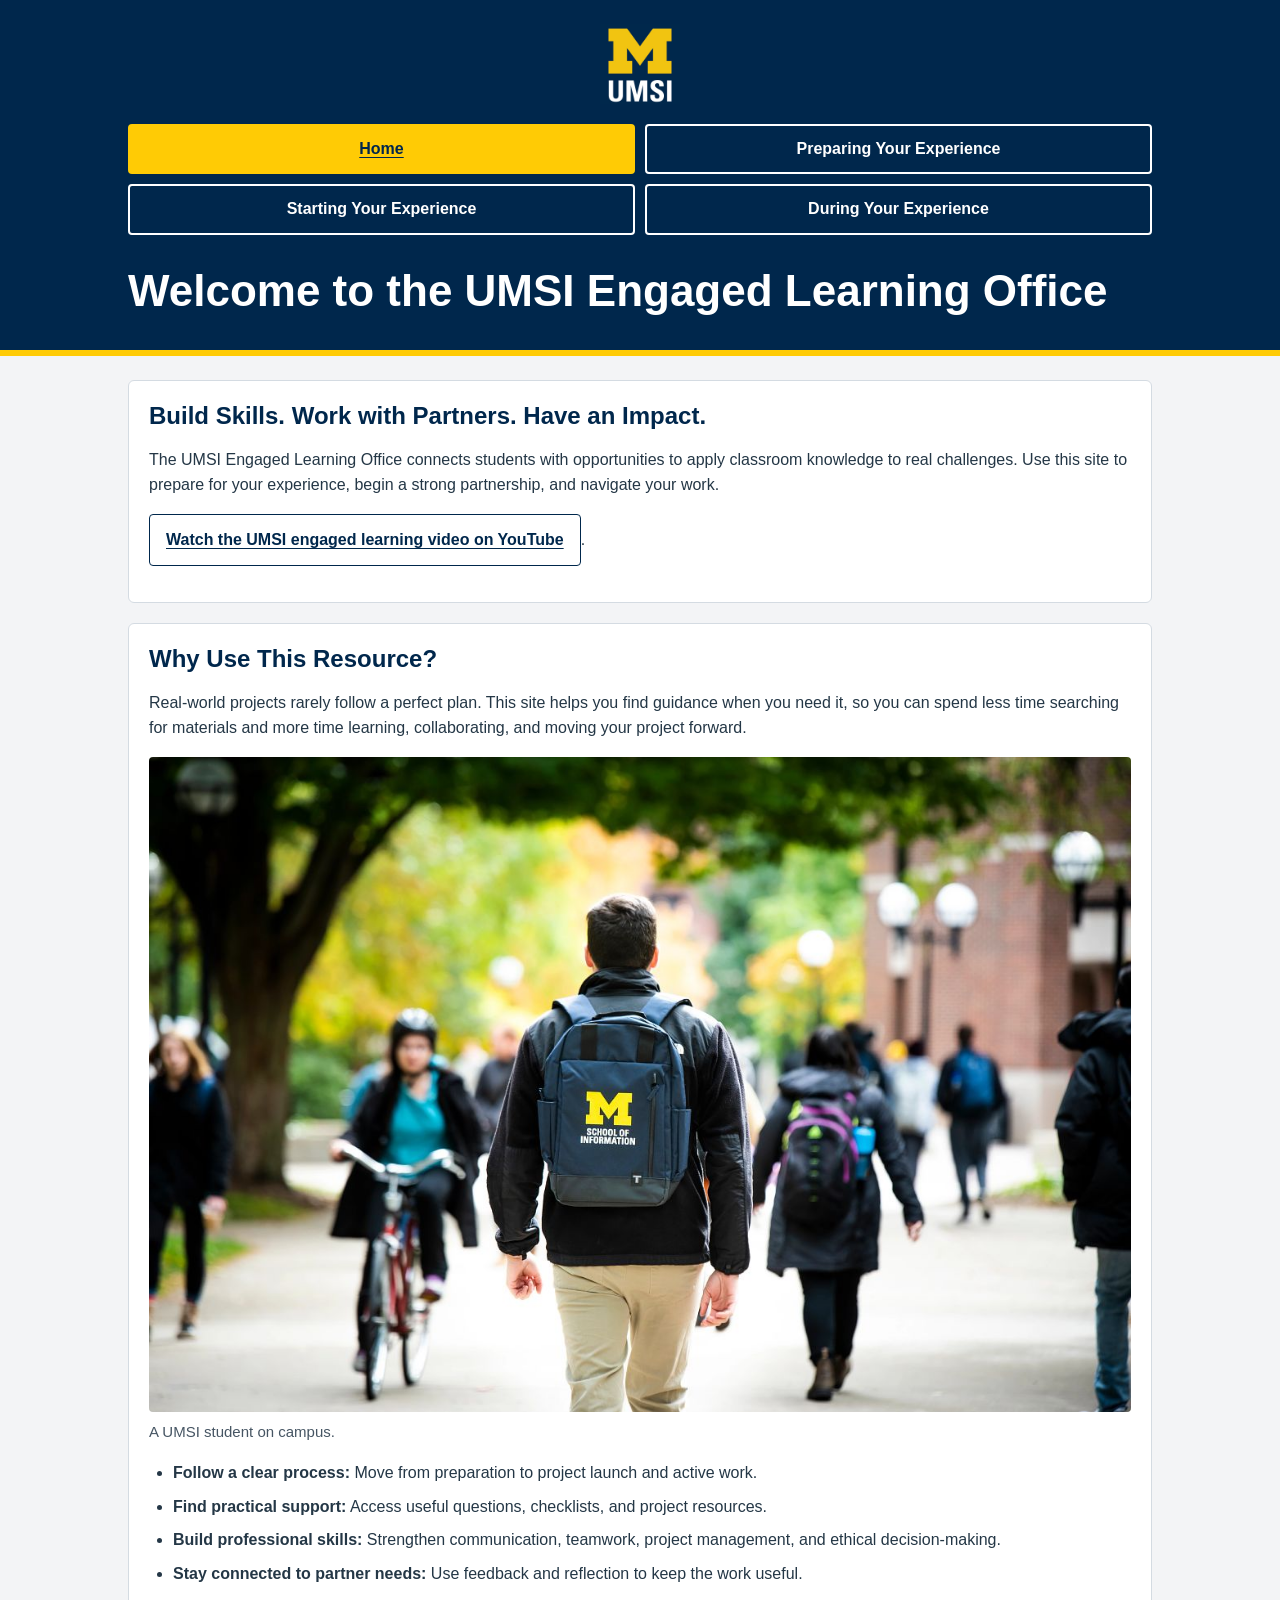
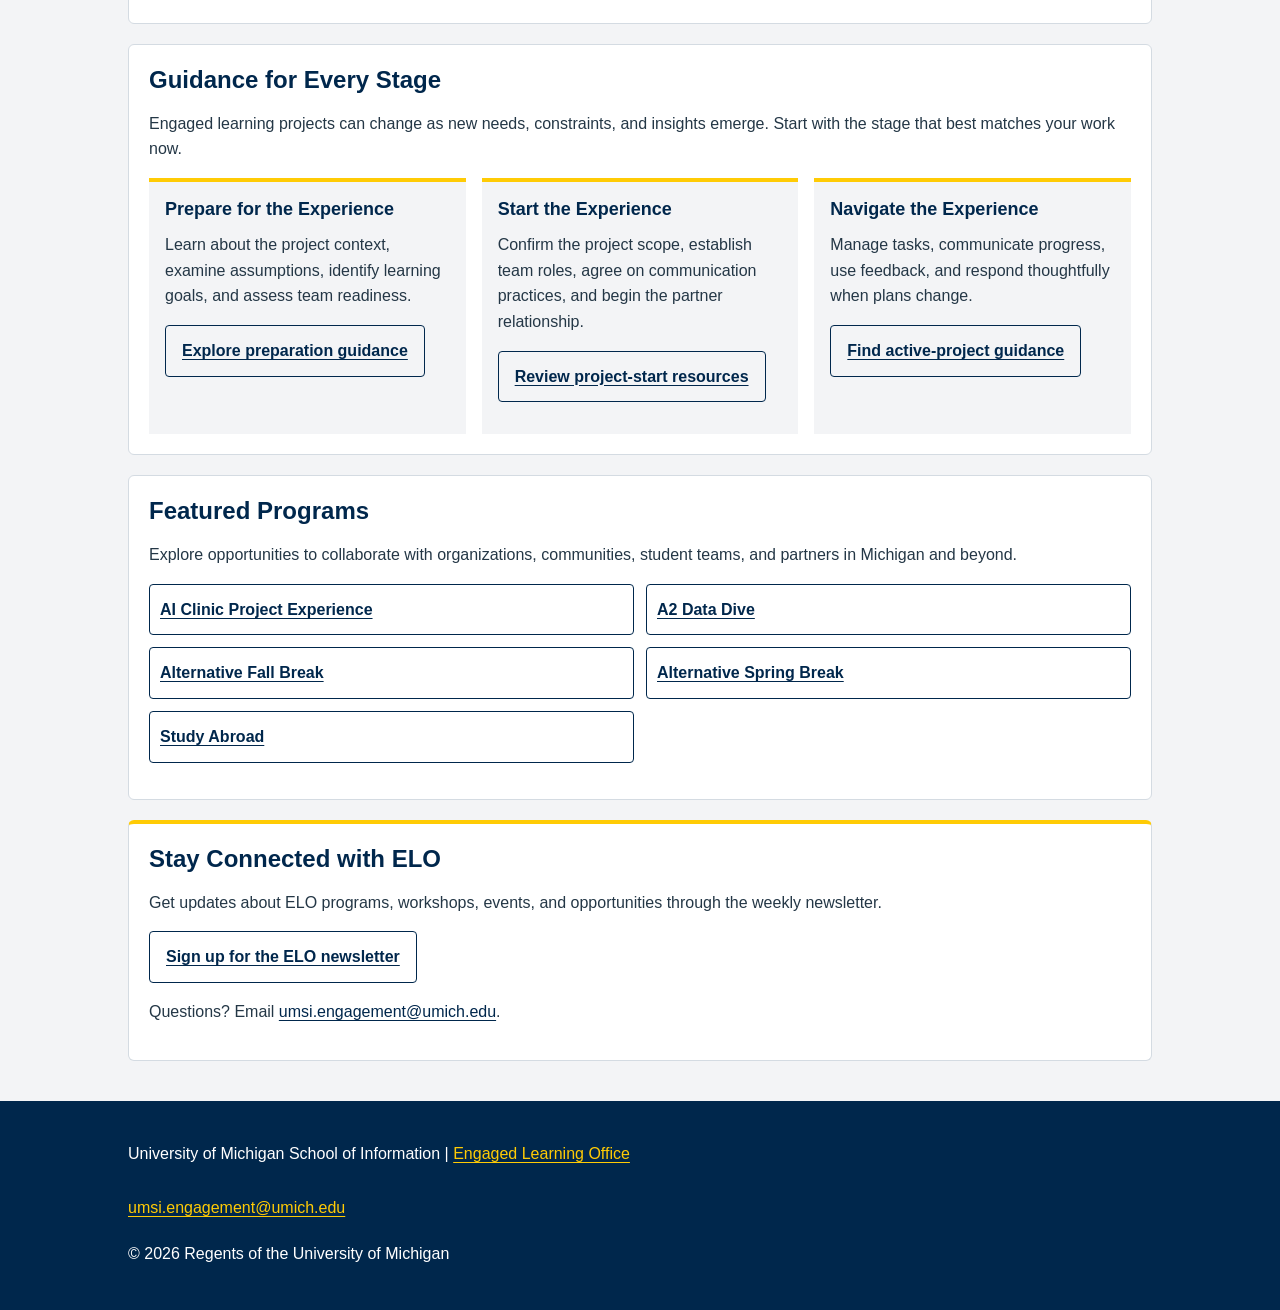
<file: index.html>
<!DOCTYPE html>
<html lang="en">
<head>
    <meta charset="UTF-8">
    <meta name="viewport" content="width=device-width, initial-scale=1.0">
    <title>Engaged Learning Resources | UMSI</title>
    <link rel="stylesheet" href="css/html5reset.css">
    <link rel="stylesheet" href="css/style.css">
</head>
<body>
    <header>
        <a class="skip-link" href="#main">Skip to Main Content</a>
        <img src="images/UMSI_signature_vertical_informal_solidblue.jpg" alt="University of Michigan School of Information logo" width="400" height="400">
        <nav aria-label="Primary navigation">
            <ul>
                <li><a href="index.html" aria-current="page">Home</a></li>
                <li><a href="prep.html">Preparing Your Experience</a></li>
                <li><a href="starting.html">Starting Your Experience</a></li>
                <li><a href="during.html">During Your Experience</a></li>
            </ul>
        </nav>
        <h1>Welcome to the UMSI Engaged Learning Office</h1>
    </header>

    <main id="main" tabindex="-1">
        <section>
            <h2>Build Skills. Work with Partners. Have an Impact.</h2>
            <p>The UMSI Engaged Learning Office connects students with opportunities to apply classroom knowledge to real challenges. Use this site to prepare for your experience, begin a strong partnership, and navigate your work.</p>
            <p><a class="primary-link" href="https://www.youtube.com/watch?v=81ZO9RfIJEQ">Watch the UMSI engaged learning video on YouTube</a>.</p>
        </section>

        <section>
            <h2>Why Use This Resource?</h2>
            <p>Real-world projects rarely follow a perfect plan. This site helps you find guidance when you need it, so you can spend less time searching for materials and more time learning, collaborating, and moving your project forward.</p>
            <figure>
                <img src="images/UMSI_CampusFall_UMSIBackpack_02.jpg" alt="A student wearing a UMSI backpack walks through campus in the fall" width="1200" height="801">
                <figcaption>A UMSI student on campus.</figcaption>
            </figure>
            <ul>
                <li><strong>Follow a clear process:</strong> Move from preparation to project launch and active work.</li>
                <li><strong>Find practical support:</strong> Access useful questions, checklists, and project resources.</li>
                <li><strong>Build professional skills:</strong> Strengthen communication, teamwork, project management, and ethical decision-making.</li>
                <li><strong>Stay connected to partner needs:</strong> Use feedback and reflection to keep the work useful.</li>
            </ul>
        </section>

        <section class="article-grid">
            <h2>Guidance for Every Stage</h2>
            <p>Engaged learning projects can change as new needs, constraints, and insights emerge. Start with the stage that best matches your work now.</p>

            <article>
                <h3>Prepare for the Experience</h3>
                <p>Learn about the project context, examine assumptions, identify learning goals, and assess team readiness.</p>
                <p><a class="primary-link" href="prep.html">Explore preparation guidance</a></p>
            </article>

            <article>
                <h3>Start the Experience</h3>
                <p>Confirm the project scope, establish team roles, agree on communication practices, and begin the partner relationship.</p>
                <p><a class="primary-link" href="starting.html">Review project-start resources</a></p>
            </article>

            <article>
                <h3>Navigate the Experience</h3>
                <p>Manage tasks, communicate progress, use feedback, and respond thoughtfully when plans change.</p>
                <p><a class="primary-link" href="during.html">Find active-project guidance</a></p>
            </article>
        </section>

        <section>
            <h2>Featured Programs</h2>
            <p>Explore opportunities to collaborate with organizations, communities, student teams, and partners in Michigan and beyond.</p>
            <ul class="resource-list compact-grid">
                <li><a href="https://mcompass.umich.edu/_portal/tds-program-brochure?programid=12810">AI Clinic Project Experience</a></li>
                <li><a href="https://mcompass.umich.edu/_portal/tds-program-brochure?programid=12556">A2 Data Dive</a></li>
                <li><a href="https://mcompass.umich.edu/_portal/tds-program-brochure?programid=11297">Alternative Fall Break</a></li>
                <li><a href="https://mcompass.umich.edu/_portal/tds-program-brochure?programid=10621">Alternative Spring Break</a></li>
                <li><a href="https://www.si.umich.edu/student-life/study-abroad">Study Abroad</a></li>
            </ul>
        </section>

        <aside>
            <h2>Stay Connected with ELO</h2>
            <p>Get updates about ELO programs, workshops, events, and opportunities through the weekly newsletter.</p>
            <p><a class="primary-link" href="https://umsi.info/elo-newsletter">Sign up for the ELO newsletter</a></p>
            <p>Questions? Email <a href="mailto:umsi.engagement@umich.edu">umsi.engagement@umich.edu</a>.</p>
        </aside>

        <!--
            Source: course-provided starter code and content,
            https://github.com/UMSIComplexWebDesign/client_project_starter_f26
            HTML content and structure revised with assistance from OpenAI Codex.
        -->
    </main>

    <footer>
        <p>University of Michigan School of Information | <a href="https://www.si.umich.edu/programs/engaged-learning/about-engaged-learning-office">Engaged Learning Office</a></p>
        <address><a href="mailto:umsi.engagement@umich.edu">umsi.engagement@umich.edu</a></address>
        <p>&copy; 2026 Regents of the University of Michigan</p>
    </footer>
</body>
</html>
</file>
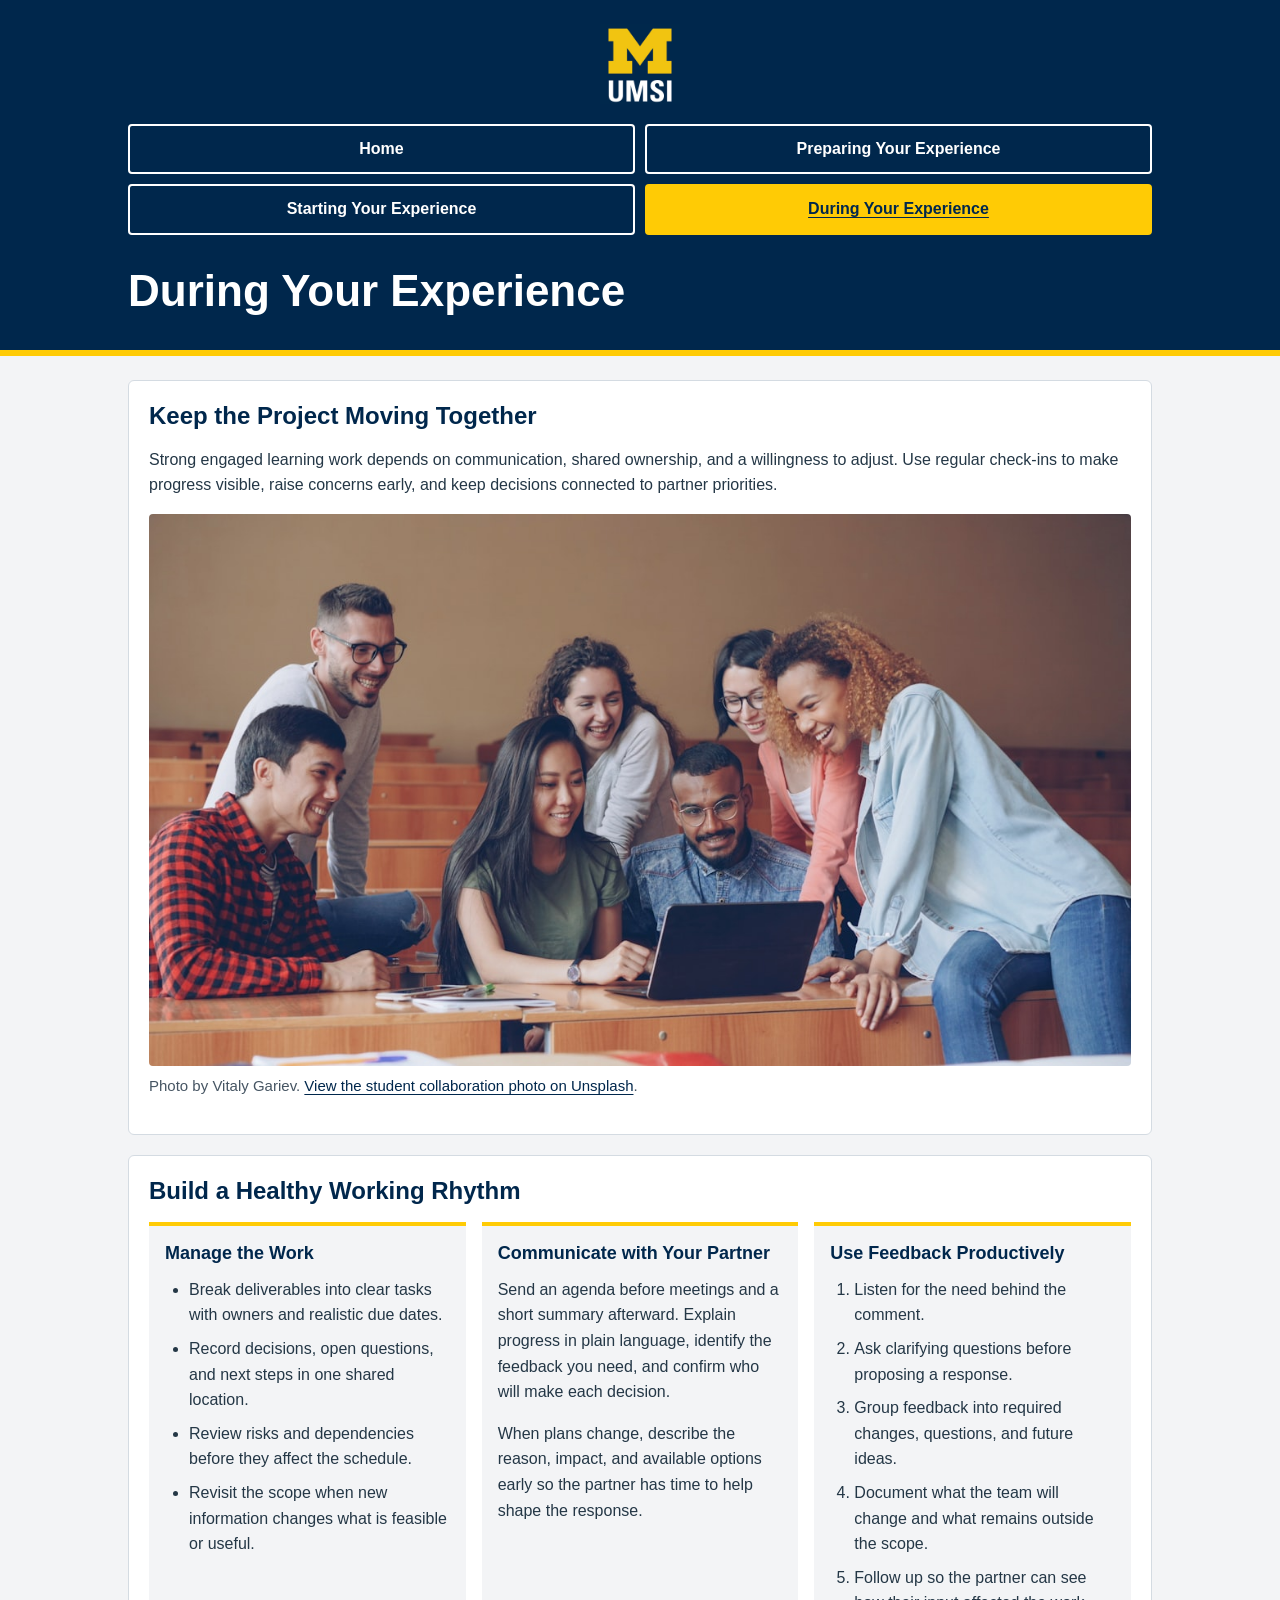
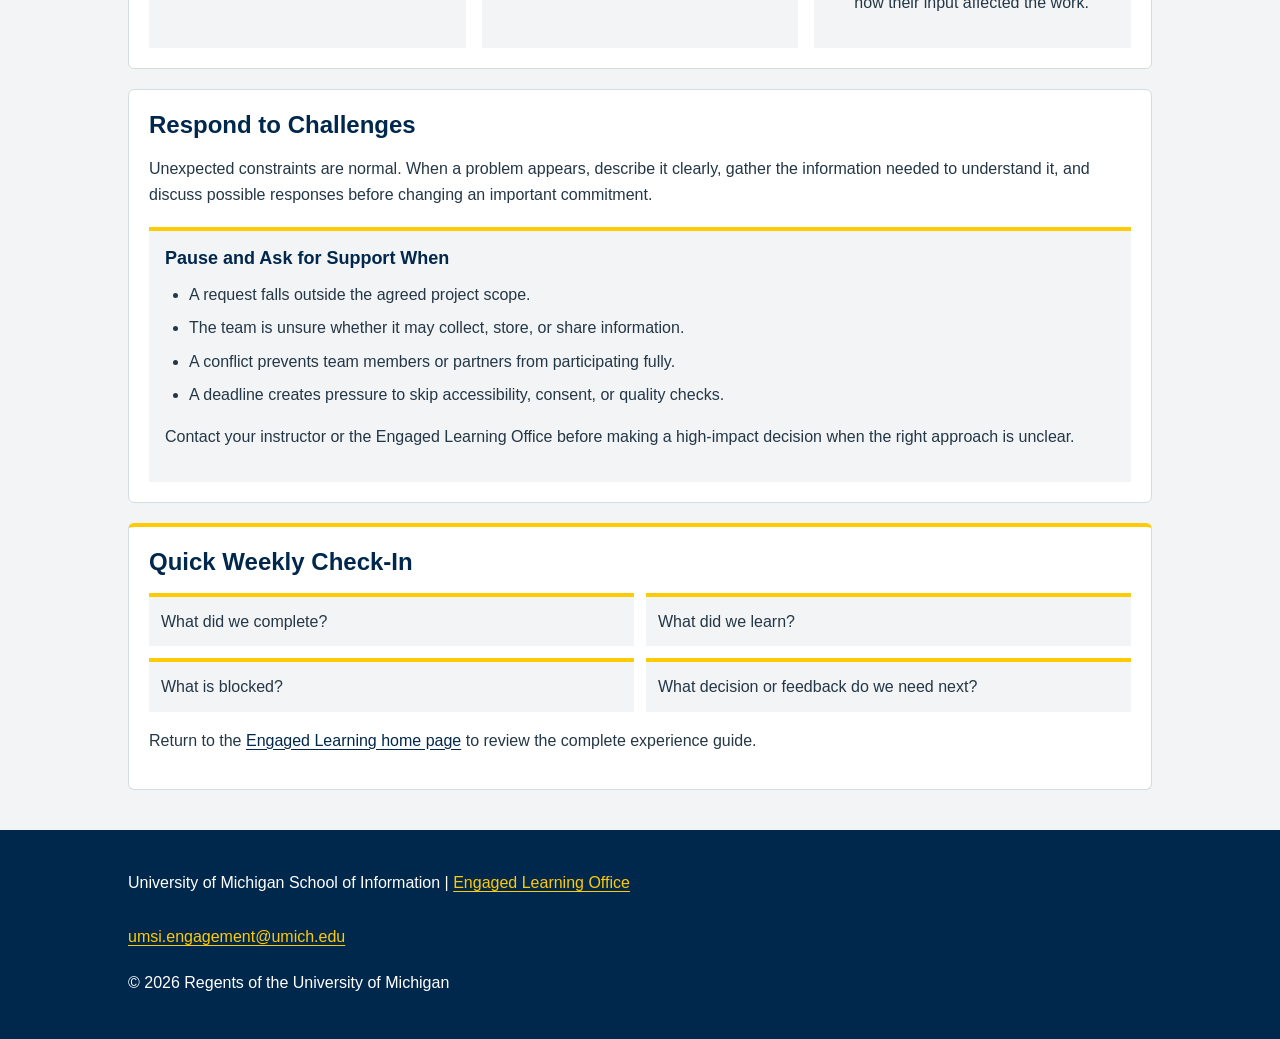
<file: during.html>
<!DOCTYPE html>
<html lang="en">
<head>
    <meta charset="UTF-8">
    <meta name="viewport" content="width=device-width, initial-scale=1.0">
    <title>During Your Experience | UMSI</title>
    <link rel="stylesheet" href="css/html5reset.css">
    <link rel="stylesheet" href="css/style.css">
</head>
<body>
    <header>
        <a class="skip-link" href="#main">Skip to Main Content</a>
        <img src="images/UMSI_signature_vertical_informal_solidblue.jpg" alt="University of Michigan School of Information logo" width="400" height="400">
        <nav aria-label="Primary navigation">
            <ul>
                <li><a href="index.html">Home</a></li>
                <li><a href="prep.html">Preparing Your Experience</a></li>
                <li><a href="starting.html">Starting Your Experience</a></li>
                <li><a href="during.html" aria-current="page">During Your Experience</a></li>
            </ul>
        </nav>
        <h1>During Your Experience</h1>
    </header>

    <main id="main" tabindex="-1">
        <section>
            <h2>Keep the Project Moving Together</h2>
            <p>Strong engaged learning work depends on communication, shared ownership, and a willingness to adjust. Use regular check-ins to make progress visible, raise concerns early, and keep decisions connected to partner priorities.</p>
            <figure>
                <img src="images/students-collaborating.jpg" alt="A group of university students collaborating around a laptop" width="1200" height="675">
                <figcaption>Photo by Vitaly Gariev. <a href="https://unsplash.com/photos/diverse-group-of-students-gathered-around-a-laptop-8gAbl776pc0">View the student collaboration photo on Unsplash</a>.</figcaption>
            </figure>
        </section>

        <section class="article-grid">
            <h2>Build a Healthy Working Rhythm</h2>

            <article>
                <h3>Manage the Work</h3>
                <ul>
                    <li>Break deliverables into clear tasks with owners and realistic due dates.</li>
                    <li>Record decisions, open questions, and next steps in one shared location.</li>
                    <li>Review risks and dependencies before they affect the schedule.</li>
                    <li>Revisit the scope when new information changes what is feasible or useful.</li>
                </ul>
            </article>

            <article>
                <h3>Communicate with Your Partner</h3>
                <p>Send an agenda before meetings and a short summary afterward. Explain progress in plain language, identify the feedback you need, and confirm who will make each decision.</p>
                <p>When plans change, describe the reason, impact, and available options early so the partner has time to help shape the response.</p>
            </article>

            <article>
                <h3>Use Feedback Productively</h3>
                <ol>
                    <li>Listen for the need behind the comment.</li>
                    <li>Ask clarifying questions before proposing a response.</li>
                    <li>Group feedback into required changes, questions, and future ideas.</li>
                    <li>Document what the team will change and what remains outside the scope.</li>
                    <li>Follow up so the partner can see how their input affected the work.</li>
                </ol>
            </article>
        </section>

        <section>
            <h2>Respond to Challenges</h2>
            <p>Unexpected constraints are normal. When a problem appears, describe it clearly, gather the information needed to understand it, and discuss possible responses before changing an important commitment.</p>

            <article>
                <h3>Pause and Ask for Support When</h3>
                <ul>
                    <li>A request falls outside the agreed project scope.</li>
                    <li>The team is unsure whether it may collect, store, or share information.</li>
                    <li>A conflict prevents team members or partners from participating fully.</li>
                    <li>A deadline creates pressure to skip accessibility, consent, or quality checks.</li>
                </ul>
                <p>Contact your instructor or the Engaged Learning Office before making a high-impact decision when the right approach is unclear.</p>
            </article>
        </section>

        <aside>
            <h2>Quick Weekly Check-In</h2>
            <ul class="compact-grid">
                <li>What did we complete?</li>
                <li>What did we learn?</li>
                <li>What is blocked?</li>
                <li>What decision or feedback do we need next?</li>
            </ul>
            <p>Return to the <a href="index.html">Engaged Learning home page</a> to review the complete experience guide.</p>
        </aside>

        <!--
            Source: course-provided starter code and content,
            https://github.com/UMSIComplexWebDesign/client_project_starter_f26
            HTML content and structure revised with assistance from OpenAI Codex.
        -->
    </main>

    <footer>
        <p>University of Michigan School of Information | <a href="https://www.si.umich.edu/programs/engaged-learning/about-engaged-learning-office">Engaged Learning Office</a></p>
        <address><a href="mailto:umsi.engagement@umich.edu">umsi.engagement@umich.edu</a></address>
        <p>&copy; 2026 Regents of the University of Michigan</p>
    </footer>
</body>
</html>
</file>
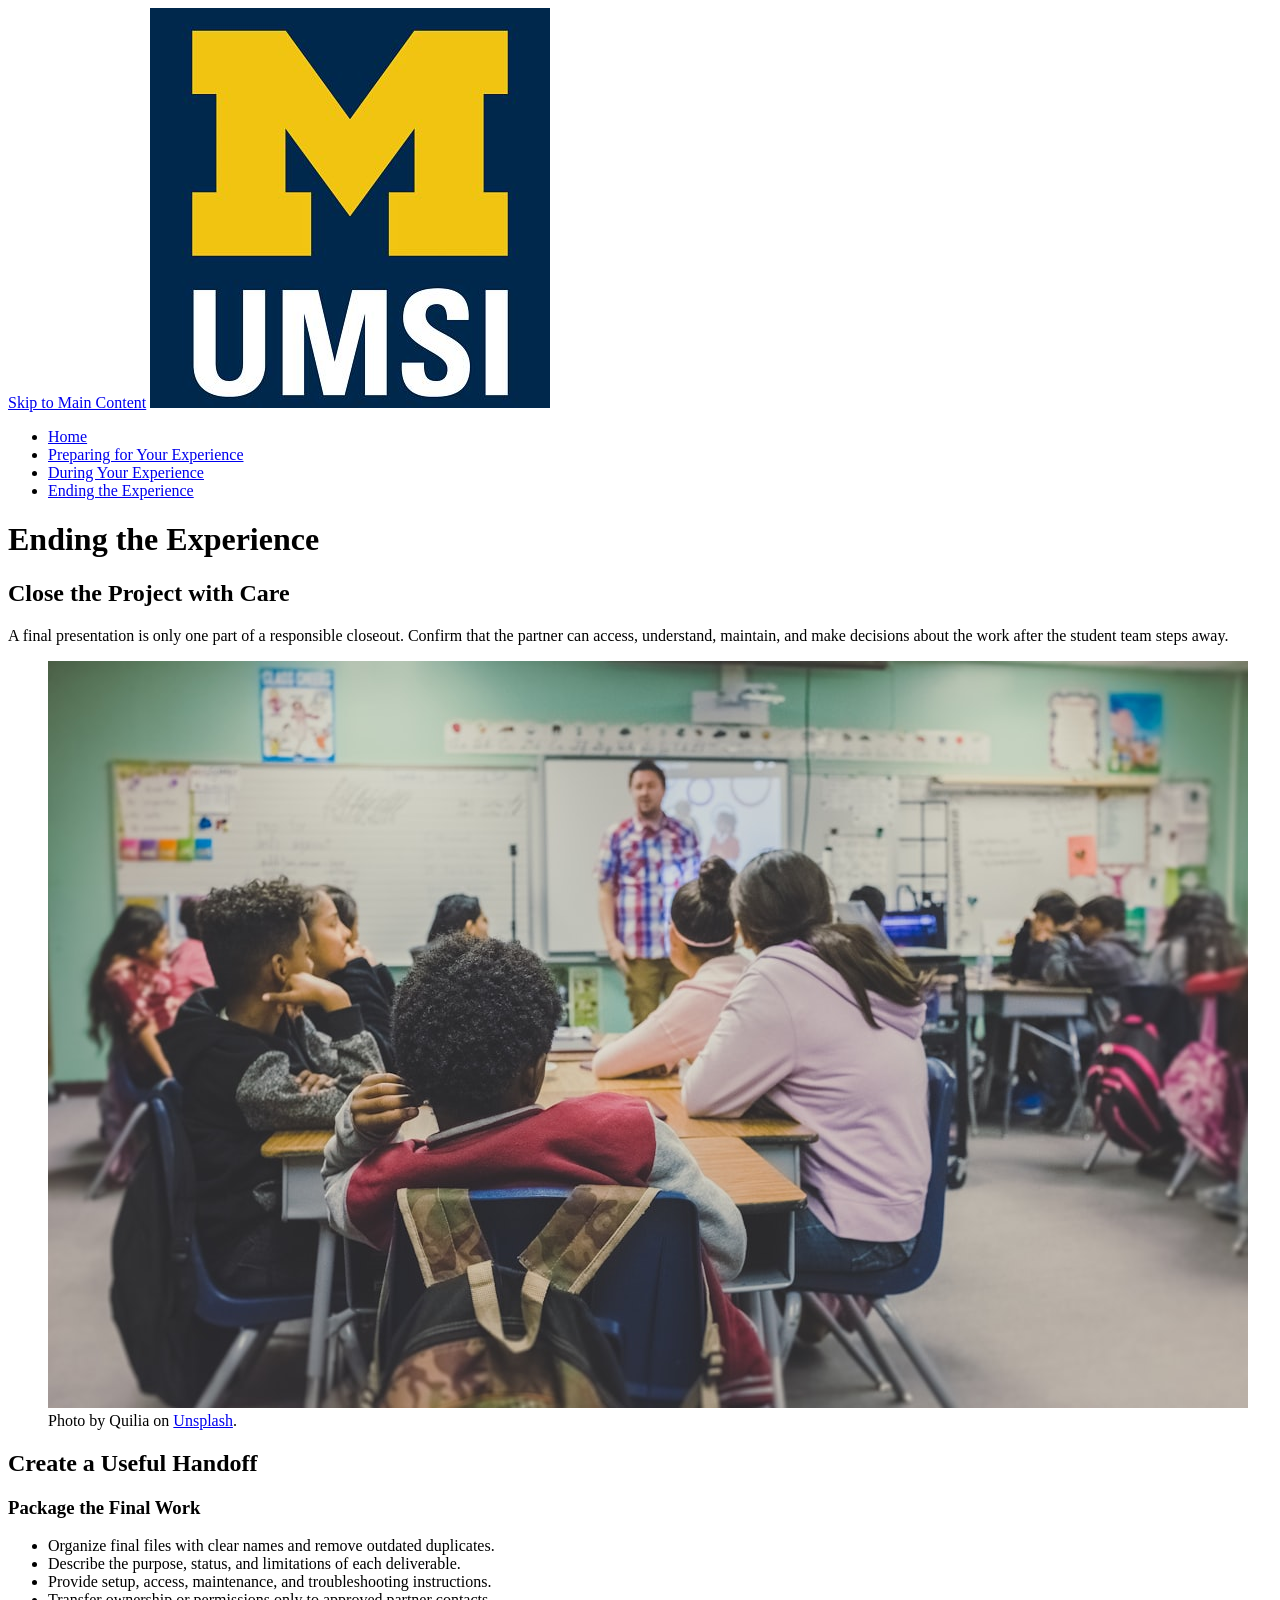
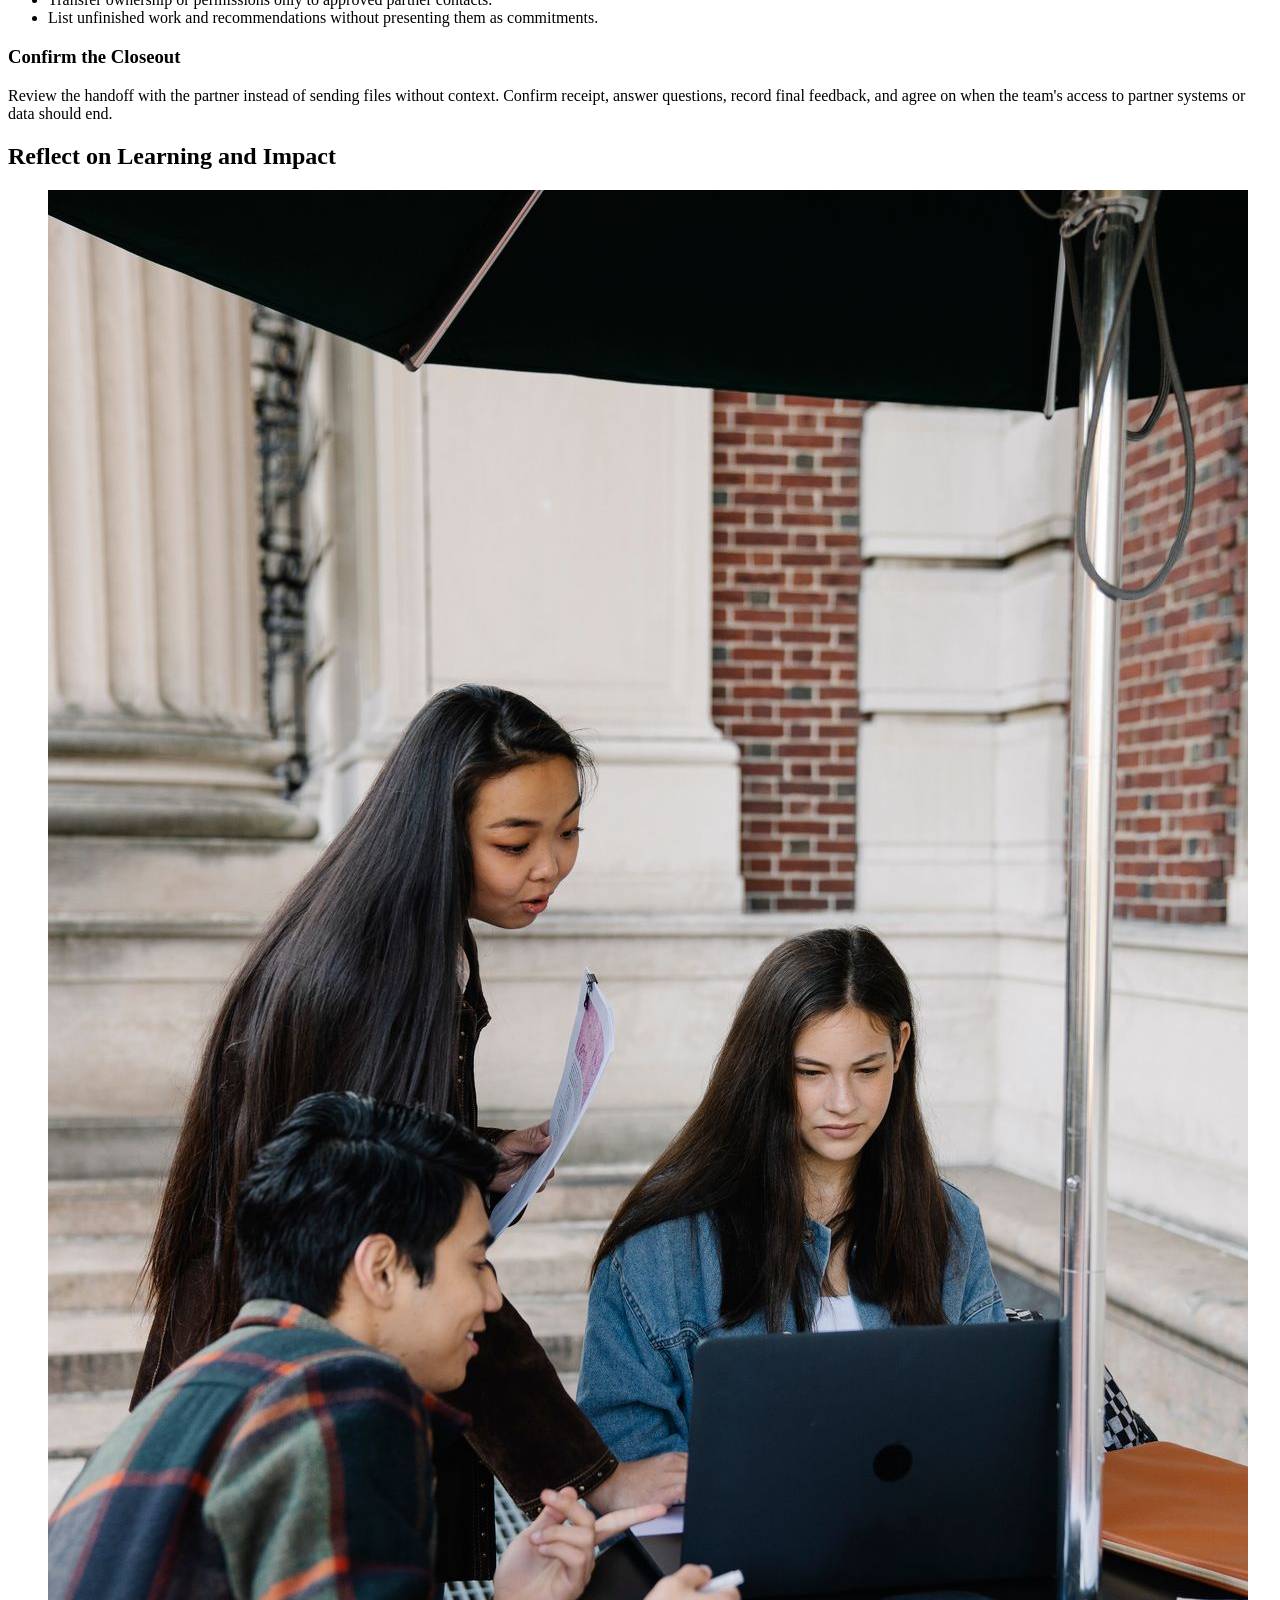
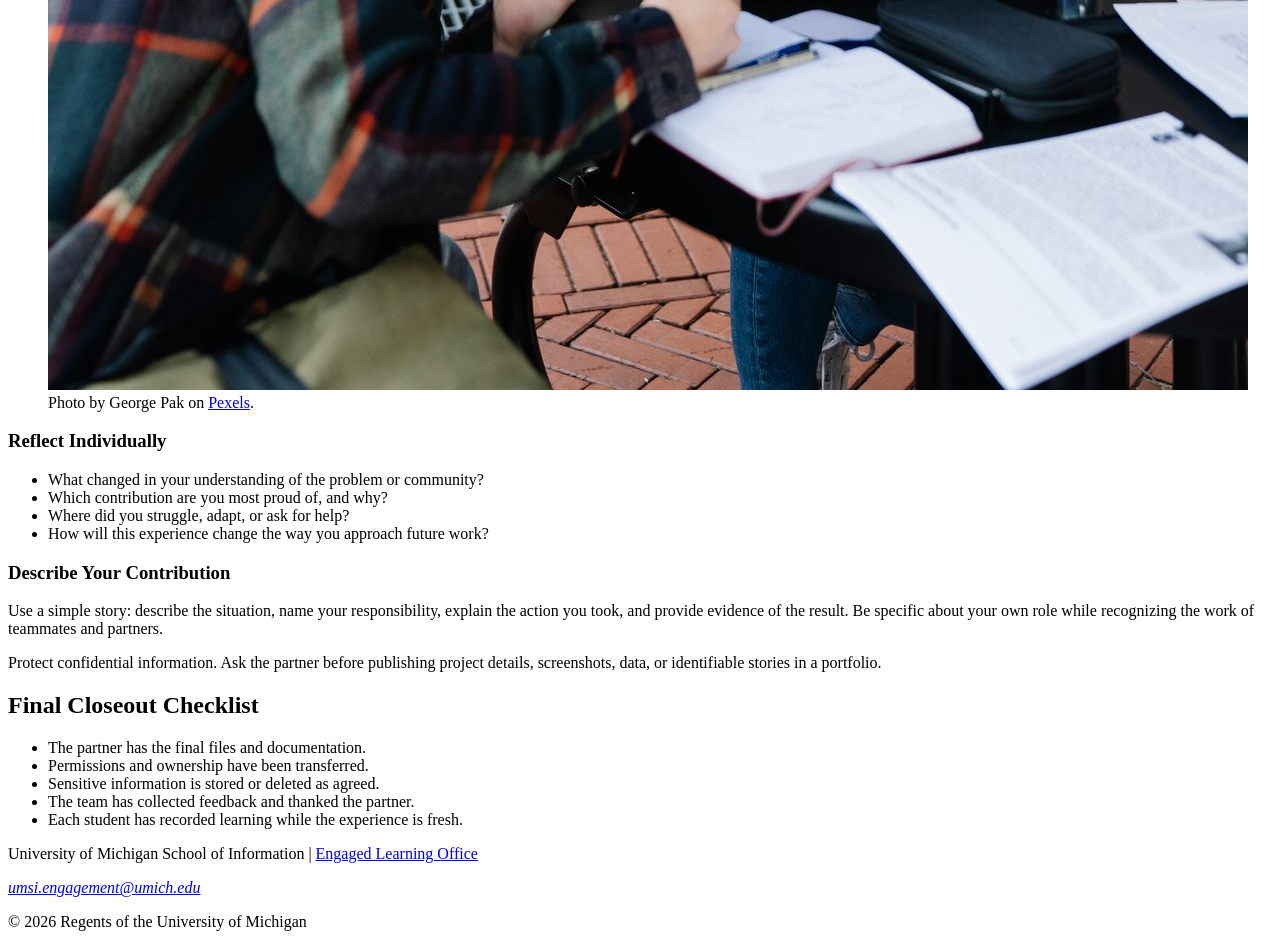
<file: ending.html>
<!DOCTYPE html>
<html lang="en">
<head>
    <meta charset="UTF-8">
    <meta name="viewport" content="width=device-width, initial-scale=1.0">
    <title>Ending the Experience | UMSI</title>
</head>
<body>
    <header>
        <a href="#main">Skip to Main Content</a>
        <img src="images/UMSI_signature_vertical_informal_solidblue.jpg" alt="University of Michigan School of Information logo" width="400" height="400">
        <nav aria-label="Primary navigation">
            <ul>
                <li><a href="index.html">Home</a></li>
                <li><a href="prep.html">Preparing for Your Experience</a></li>
                <li><a href="during.html">During Your Experience</a></li>
                <li><a href="ending.html" aria-current="page">Ending the Experience</a></li>
            </ul>
        </nav>
        <h1>Ending the Experience</h1>
    </header>

    <main id="main">
        <section>
            <h2>Close the Project with Care</h2>
            <p>A final presentation is only one part of a responsible closeout. Confirm that the partner can access, understand, maintain, and make decisions about the work after the student team steps away.</p>
            <figure>
                <img src="images/classroom-presentation.jpg" alt="A presenter speaking to students in a classroom" width="1200" height="747">
                <figcaption>Photo by Quilia on <a href="https://unsplash.com/photos/students-in-classroom-with-teacher-presenting-zFSo6bnZJTw">Unsplash</a>.</figcaption>
            </figure>
        </section>

        <section>
            <h2>Create a Useful Handoff</h2>
            <article>
                <h3>Package the Final Work</h3>
                <ul>
                    <li>Organize final files with clear names and remove outdated duplicates.</li>
                    <li>Describe the purpose, status, and limitations of each deliverable.</li>
                    <li>Provide setup, access, maintenance, and troubleshooting instructions.</li>
                    <li>Transfer ownership or permissions only to approved partner contacts.</li>
                    <li>List unfinished work and recommendations without presenting them as commitments.</li>
                </ul>
            </article>

            <article>
                <h3>Confirm the Closeout</h3>
                <p>Review the handoff with the partner instead of sending files without context. Confirm receipt, answer questions, record final feedback, and agree on when the team's access to partner systems or data should end.</p>
            </article>
        </section>

        <section>
            <h2>Reflect on Learning and Impact</h2>
            <figure>
                <img src="images/team-reflection.jpg" alt="A group of students reviewing notes and reflecting together outdoors" width="1200" height="1800">
                <figcaption>Photo by George Pak on <a href="https://www.pexels.com/photo/a-group-of-students-studying-7972312/">Pexels</a>.</figcaption>
            </figure>

            <article>
                <h3>Reflect Individually</h3>
                <ul>
                    <li>What changed in your understanding of the problem or community?</li>
                    <li>Which contribution are you most proud of, and why?</li>
                    <li>Where did you struggle, adapt, or ask for help?</li>
                    <li>How will this experience change the way you approach future work?</li>
                </ul>
            </article>

            <article>
                <h3>Describe Your Contribution</h3>
                <p>Use a simple story: describe the situation, name your responsibility, explain the action you took, and provide evidence of the result. Be specific about your own role while recognizing the work of teammates and partners.</p>
                <p>Protect confidential information. Ask the partner before publishing project details, screenshots, data, or identifiable stories in a portfolio.</p>
            </article>
        </section>

        <aside>
            <h2>Final Closeout Checklist</h2>
            <ul>
                <li>The partner has the final files and documentation.</li>
                <li>Permissions and ownership have been transferred.</li>
                <li>Sensitive information is stored or deleted as agreed.</li>
                <li>The team has collected feedback and thanked the partner.</li>
                <li>Each student has recorded learning while the experience is fresh.</li>
            </ul>
        </aside>

        <!-- Page content drafted with OpenAI Codex (GPT-5, September 2026) from the Week 2 assignment brief; reviewed for this course project. -->
    </main>

    <footer>
        <p>University of Michigan School of Information | <a href="https://www.si.umich.edu/programs/engaged-learning/about-engaged-learning-office">Engaged Learning Office</a></p>
        <address><a href="mailto:umsi.engagement@umich.edu">umsi.engagement@umich.edu</a></address>
        <p>&copy; 2026 Regents of the University of Michigan</p>
    </footer>
</body>
</html>
</file>
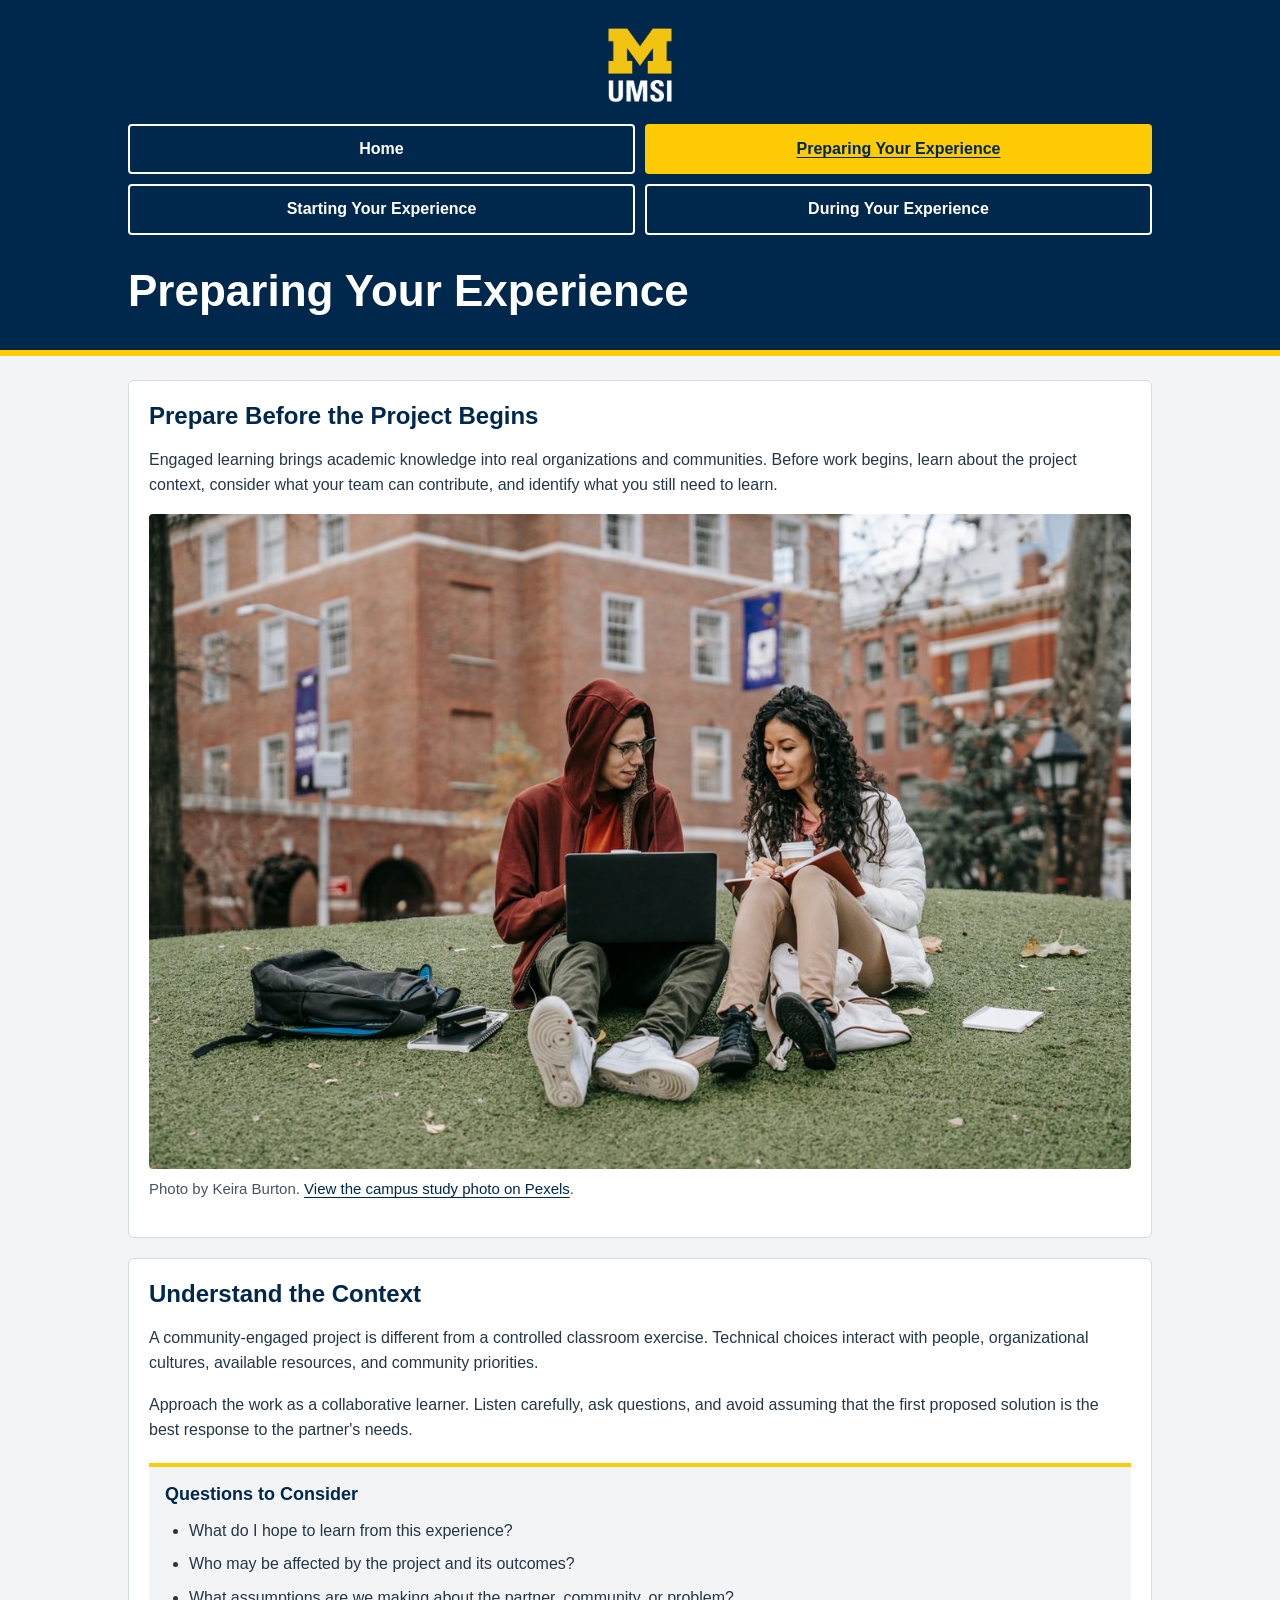
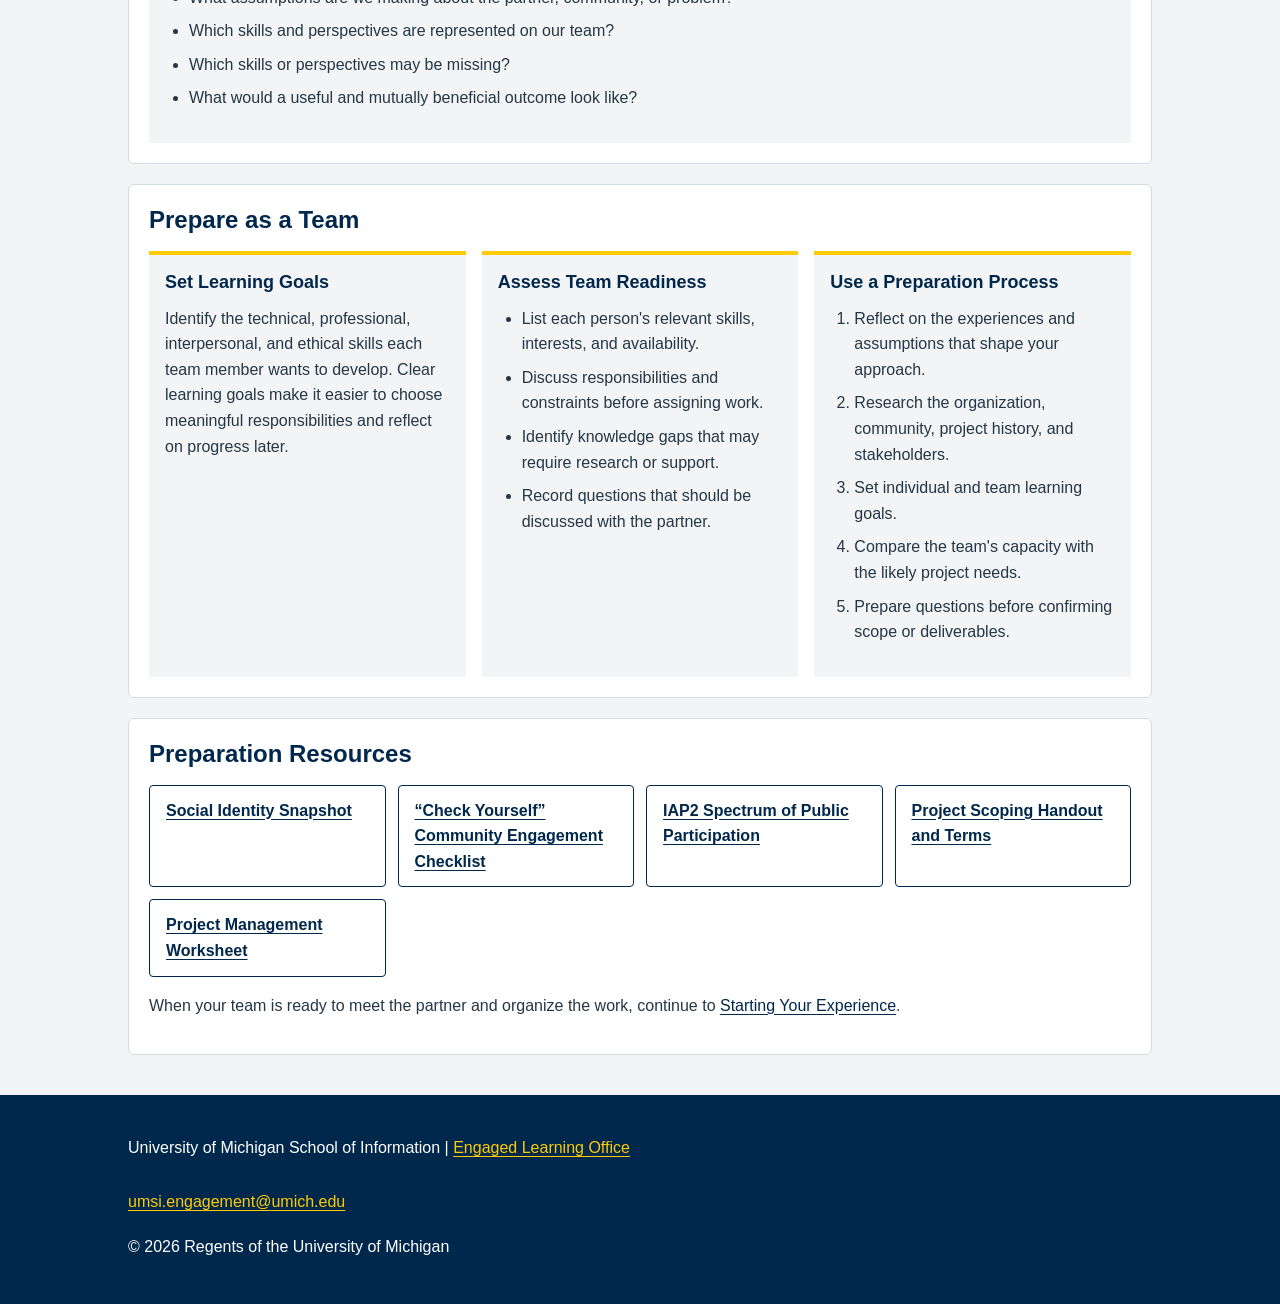
<file: prep.html>
<!DOCTYPE html>
<html lang="en">
<head>
    <meta charset="UTF-8">
    <meta name="viewport" content="width=device-width, initial-scale=1.0">
    <title>Preparing Your Experience | UMSI</title>
    <link rel="stylesheet" href="css/html5reset.css">
    <link rel="stylesheet" href="css/style.css">
</head>
<body>
    <header>
        <a class="skip-link" href="#main">Skip to Main Content</a>
        <img src="images/UMSI_signature_vertical_informal_solidblue.jpg" alt="University of Michigan School of Information logo" width="400" height="400">
        <nav aria-label="Primary navigation">
            <ul>
                <li><a href="index.html">Home</a></li>
                <li><a href="prep.html" aria-current="page">Preparing Your Experience</a></li>
                <li><a href="starting.html">Starting Your Experience</a></li>
                <li><a href="during.html">During Your Experience</a></li>
            </ul>
        </nav>
        <h1>Preparing Your Experience</h1>
    </header>

    <main id="main" tabindex="-1">
        <section>
            <h2>Prepare Before the Project Begins</h2>
            <p>Engaged learning brings academic knowledge into real organizations and communities. Before work begins, learn about the project context, consider what your team can contribute, and identify what you still need to learn.</p>
            <figure>
                <img src="images/campus-study.jpg" alt="Two students reviewing notes and a laptop together on a campus lawn" width="1200" height="800">
                <figcaption>Photo by Keira Burton. <a href="https://www.pexels.com/photo/young-students-working-on-laptop-while-preparing-for-exam-in-campus-6147267/">View the campus study photo on Pexels</a>.</figcaption>
            </figure>
        </section>

        <section>
            <h2>Understand the Context</h2>
            <p>A community-engaged project is different from a controlled classroom exercise. Technical choices interact with people, organizational cultures, available resources, and community priorities.</p>
            <p>Approach the work as a collaborative learner. Listen carefully, ask questions, and avoid assuming that the first proposed solution is the best response to the partner's needs.</p>

            <article>
                <h3>Questions to Consider</h3>
                <ul>
                    <li>What do I hope to learn from this experience?</li>
                    <li>Who may be affected by the project and its outcomes?</li>
                    <li>What assumptions are we making about the partner, community, or problem?</li>
                    <li>Which skills and perspectives are represented on our team?</li>
                    <li>Which skills or perspectives may be missing?</li>
                    <li>What would a useful and mutually beneficial outcome look like?</li>
                </ul>
            </article>
        </section>

        <section class="article-grid">
            <h2>Prepare as a Team</h2>

            <article>
                <h3>Set Learning Goals</h3>
                <p>Identify the technical, professional, interpersonal, and ethical skills each team member wants to develop. Clear learning goals make it easier to choose meaningful responsibilities and reflect on progress later.</p>
            </article>

            <article>
                <h3>Assess Team Readiness</h3>
                <ul>
                    <li>List each person's relevant skills, interests, and availability.</li>
                    <li>Discuss responsibilities and constraints before assigning work.</li>
                    <li>Identify knowledge gaps that may require research or support.</li>
                    <li>Record questions that should be discussed with the partner.</li>
                </ul>
            </article>

            <article>
                <h3>Use a Preparation Process</h3>
                <ol>
                    <li>Reflect on the experiences and assumptions that shape your approach.</li>
                    <li>Research the organization, community, project history, and stakeholders.</li>
                    <li>Set individual and team learning goals.</li>
                    <li>Compare the team's capacity with the likely project needs.</li>
                    <li>Prepare questions before confirming scope or deliverables.</li>
                </ol>
            </article>
        </section>

        <section>
            <h2>Preparation Resources</h2>
            <ul class="resource-list">
                <li><a href="https://sites.lsa.umich.edu/equitable-teaching/social-identity-snapshot">Social Identity Snapshot</a></li>
                <li><a href="https://docs.google.com/document/d/1Qt9YeStVwDHjwJhOLAz42JSNQR2lFMurdUtxtdrGkuc/edit">“Check Yourself” Community Engagement Checklist</a></li>
                <li><a href="https://drive.google.com/file/d/1zc1RNlrDxV51-muOERdDTnINQcquJpOA/view">IAP2 Spectrum of Public Participation</a></li>
                <li><a href="https://docs.google.com/document/d/1TrEDolwmOIlXgYgAP9VvlOGoYOwFfe6KxzZOgZSVYVw/edit">Project Scoping Handout and Terms</a></li>
                <li><a href="https://docs.google.com/document/d/1twc-7TYWmb_PNrOBiDI1NuJqJAuhluTICr22GRd_NLc/edit">Project Management Worksheet</a></li>
            </ul>
            <p>When your team is ready to meet the partner and organize the work, continue to <a href="starting.html">Starting Your Experience</a>.</p>
        </section>

        <!--
            Source: course-provided starter code and content,
            https://github.com/UMSIComplexWebDesign/client_project_starter_f26
            HTML content and structure revised with assistance from OpenAI Codex.
        -->
    </main>

    <footer>
        <p>University of Michigan School of Information | <a href="https://www.si.umich.edu/programs/engaged-learning/about-engaged-learning-office">Engaged Learning Office</a></p>
        <address><a href="mailto:umsi.engagement@umich.edu">umsi.engagement@umich.edu</a></address>
        <p>&copy; 2026 Regents of the University of Michigan</p>
    </footer>
</body>
</html>
</file>
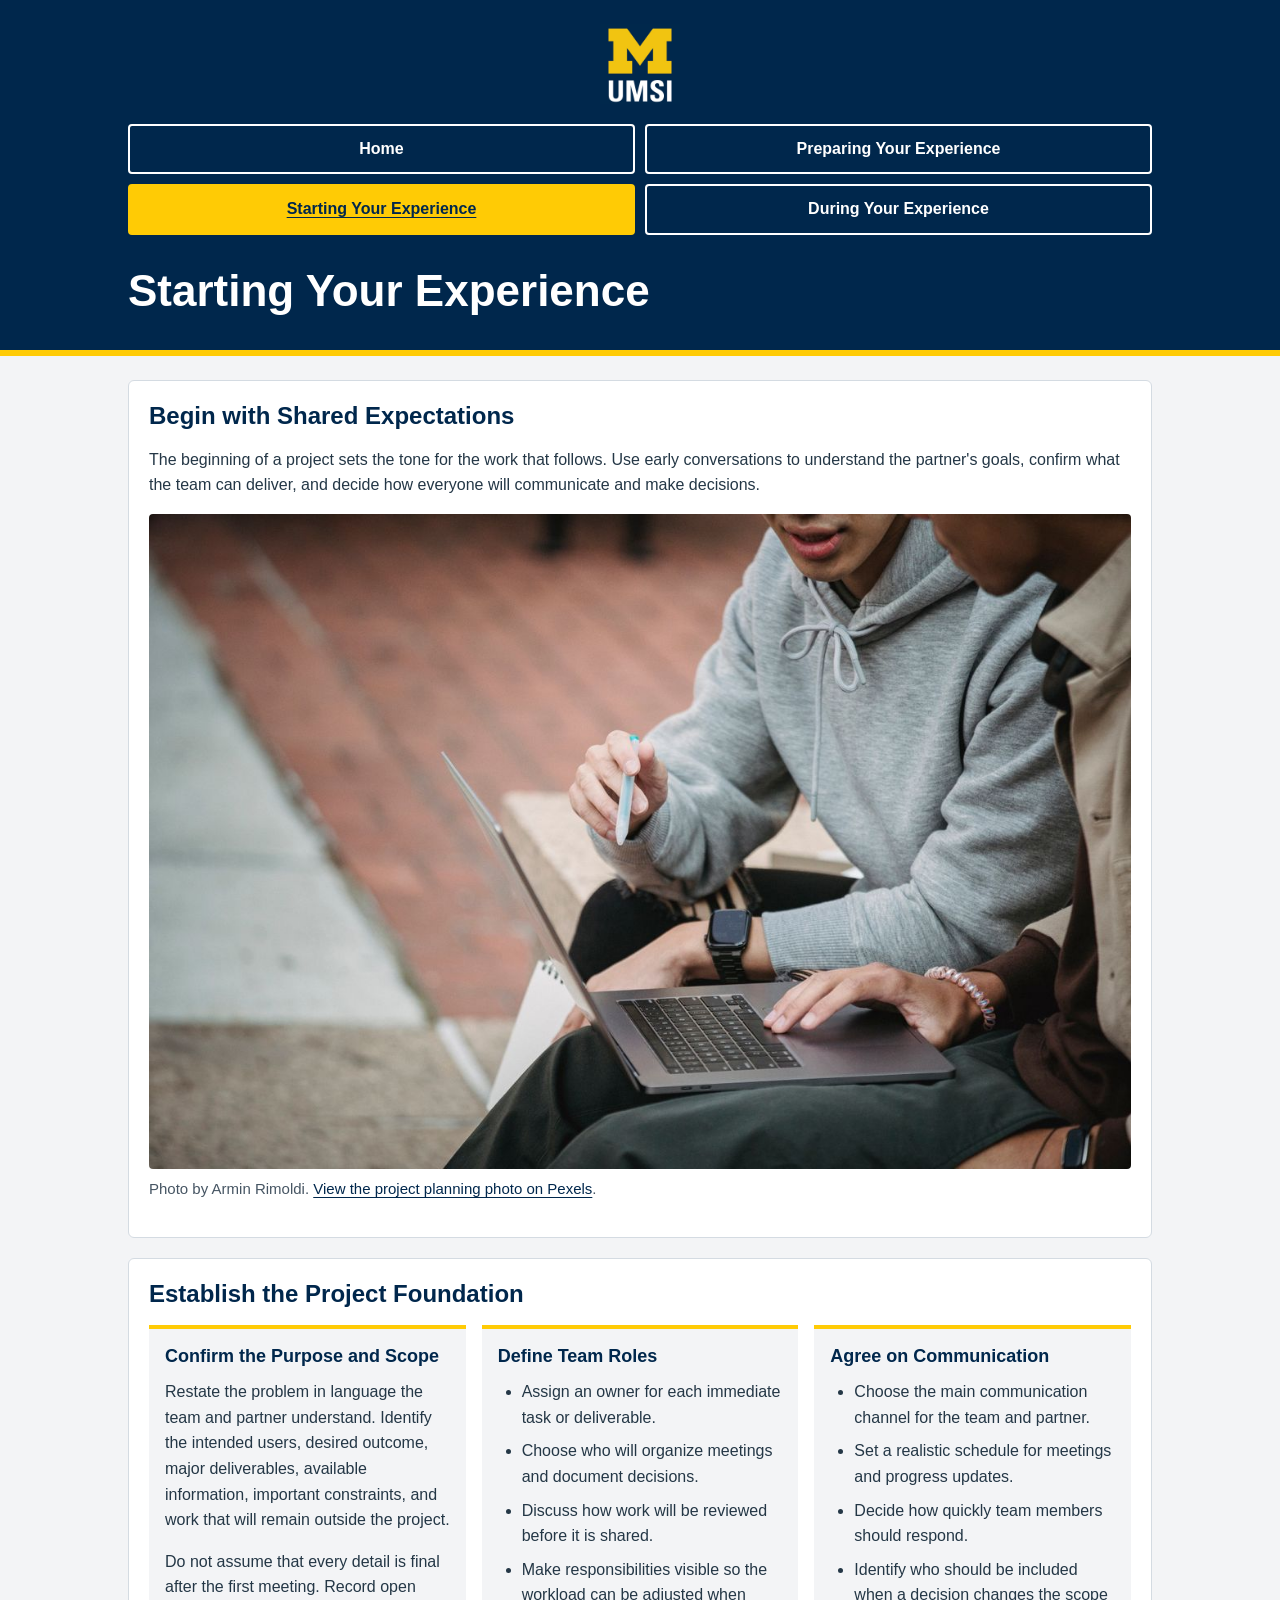
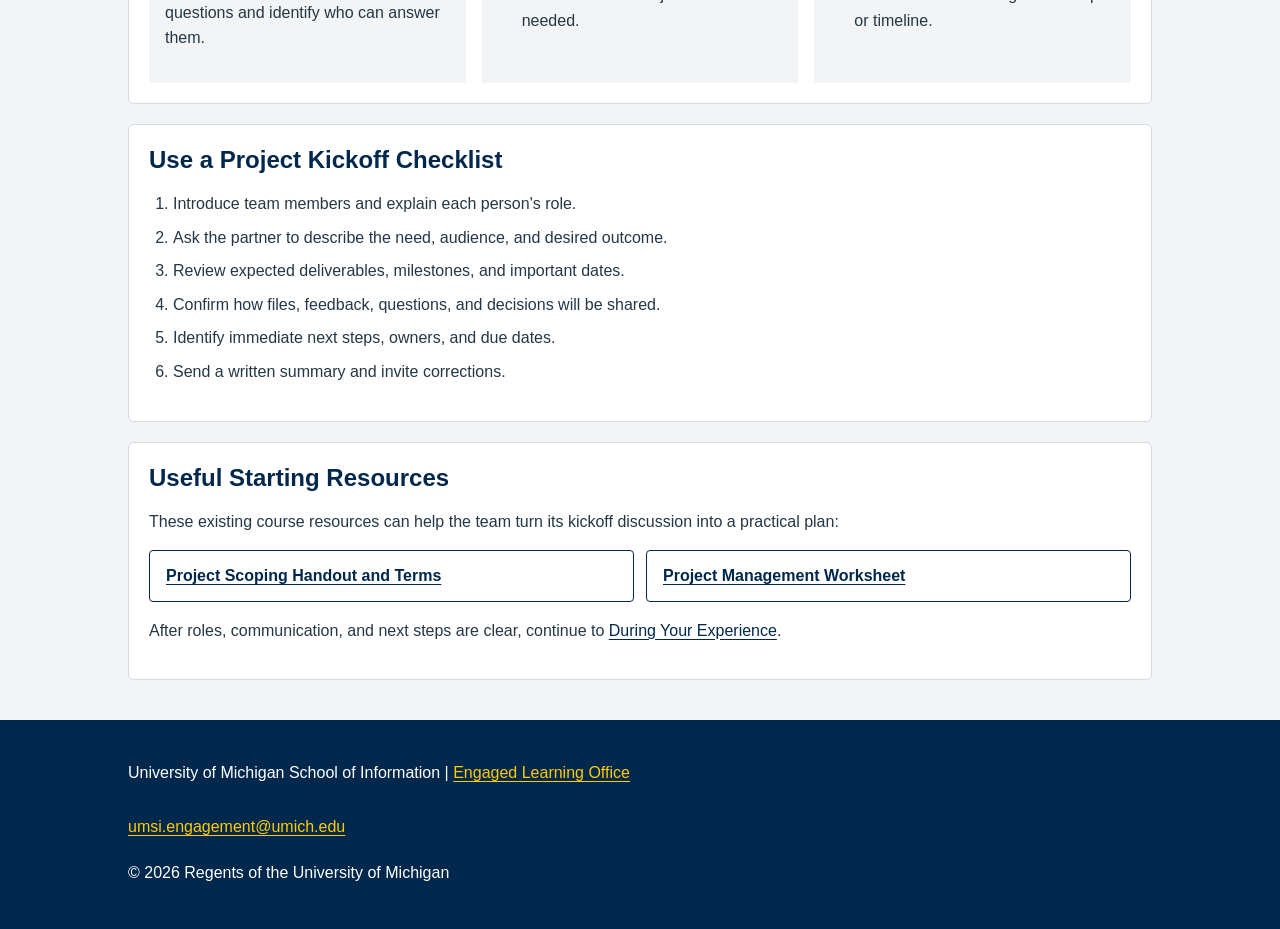
<file: starting.html>
<!DOCTYPE html>
<html lang="en">
<head>
    <meta charset="UTF-8">
    <meta name="viewport" content="width=device-width, initial-scale=1.0">
    <title>Starting Your Experience | UMSI</title>
    <link rel="stylesheet" href="css/html5reset.css">
    <link rel="stylesheet" href="css/style.css">
</head>
<body>
    <header>
        <a class="skip-link" href="#main">Skip to Main Content</a>
        <img src="images/UMSI_signature_vertical_informal_solidblue.jpg" alt="University of Michigan School of Information logo" width="400" height="400">
        <nav aria-label="Primary navigation">
            <ul>
                <li><a href="index.html">Home</a></li>
                <li><a href="prep.html">Preparing Your Experience</a></li>
                <li><a href="starting.html" aria-current="page">Starting Your Experience</a></li>
                <li><a href="during.html">During Your Experience</a></li>
            </ul>
        </nav>
        <h1>Starting Your Experience</h1>
    </header>

    <main id="main" tabindex="-1">
        <section>
            <h2>Begin with Shared Expectations</h2>
            <p>The beginning of a project sets the tone for the work that follows. Use early conversations to understand the partner's goals, confirm what the team can deliver, and decide how everyone will communicate and make decisions.</p>
            <figure>
                <img src="images/project-planning.jpg" alt="Two students working together on a laptop" width="1200" height="800">
                <figcaption>Photo by Armin Rimoldi. <a href="https://www.pexels.com/photo/crop-students-doing-homework-together-5553731/">View the project planning photo on Pexels</a>.</figcaption>
            </figure>
        </section>

        <section class="article-grid">
            <h2>Establish the Project Foundation</h2>

            <article>
                <h3>Confirm the Purpose and Scope</h3>
                <p>Restate the problem in language the team and partner understand. Identify the intended users, desired outcome, major deliverables, available information, important constraints, and work that will remain outside the project.</p>
                <p>Do not assume that every detail is final after the first meeting. Record open questions and identify who can answer them.</p>
            </article>

            <article>
                <h3>Define Team Roles</h3>
                <ul>
                    <li>Assign an owner for each immediate task or deliverable.</li>
                    <li>Choose who will organize meetings and document decisions.</li>
                    <li>Discuss how work will be reviewed before it is shared.</li>
                    <li>Make responsibilities visible so the workload can be adjusted when needed.</li>
                </ul>
            </article>

            <article>
                <h3>Agree on Communication</h3>
                <ul>
                    <li>Choose the main communication channel for the team and partner.</li>
                    <li>Set a realistic schedule for meetings and progress updates.</li>
                    <li>Decide how quickly team members should respond.</li>
                    <li>Identify who should be included when a decision changes the scope or timeline.</li>
                </ul>
            </article>
        </section>

        <section>
            <h2>Use a Project Kickoff Checklist</h2>
            <ol>
                <li>Introduce team members and explain each person's role.</li>
                <li>Ask the partner to describe the need, audience, and desired outcome.</li>
                <li>Review expected deliverables, milestones, and important dates.</li>
                <li>Confirm how files, feedback, questions, and decisions will be shared.</li>
                <li>Identify immediate next steps, owners, and due dates.</li>
                <li>Send a written summary and invite corrections.</li>
            </ol>
        </section>

        <section>
            <h2>Useful Starting Resources</h2>
            <p>These existing course resources can help the team turn its kickoff discussion into a practical plan:</p>
            <ul class="resource-list">
                <li><a href="https://docs.google.com/document/d/1TrEDolwmOIlXgYgAP9VvlOGoYOwFfe6KxzZOgZSVYVw/edit">Project Scoping Handout and Terms</a></li>
                <li><a href="https://docs.google.com/document/d/1twc-7TYWmb_PNrOBiDI1NuJqJAuhluTICr22GRd_NLc/edit">Project Management Worksheet</a></li>
            </ul>
            <p>After roles, communication, and next steps are clear, continue to <a href="during.html">During Your Experience</a>.</p>
        </section>

        <!--
            Source: course-provided starter code and content,
            https://github.com/UMSIComplexWebDesign/client_project_starter_f26
            HTML content and structure revised with assistance from OpenAI Codex.
        -->
    </main>

    <footer>
        <p>University of Michigan School of Information | <a href="https://www.si.umich.edu/programs/engaged-learning/about-engaged-learning-office">Engaged Learning Office</a></p>
        <address><a href="mailto:umsi.engagement@umich.edu">umsi.engagement@umich.edu</a></address>
        <p>&copy; 2026 Regents of the University of Michigan</p>
    </footer>
</body>
</html>
</file>
<file: css/style.css>
/* Shared mobile-first styles. Created with OpenAI Codex, October 2026. */

* {
    box-sizing: border-box;
}

body {
    background: #f3f4f6;
    color: #243746;
    font-family: Arial, Helvetica, sans-serif;
    font-size: 1rem;
    line-height: 1.6;
    overflow-wrap: anywhere;
}

header {
    padding: 1.5rem 4% 2rem;
    background: #00274c;
    border-bottom: 0.375rem solid #ffcb05;
    color: #ffffff;
}

header > img {
    width: 5rem;
    margin: 0 auto 1.25rem;
}

nav,
header > h1 {
    max-width: 64rem;
    margin-inline: auto;
}

nav {
    margin-bottom: 1.75rem;
}

nav ul {
    display: grid;
    grid-template-columns: repeat(2, minmax(0, 1fr));
    gap: 0.625rem;
}

nav li {
    min-width: 0;
}

nav a {
    display: flex;
    align-items: center;
    justify-content: center;
    height: 100%;
    min-height: 3rem;
    padding: 0.75rem 0.625rem;
    border: 0.125rem solid #ffffff;
    border-radius: 0.25rem;
    color: #ffffff;
    font-weight: 700;
    line-height: 1.4;
    text-align: center;
    text-decoration: none;
}

nav a[aria-current="page"] {
    background: #ffcb05;
    border-color: #ffcb05;
    color: #00274c;
    text-decoration: underline;
    text-underline-offset: 0.2em;
}

nav a:hover {
    background: #ffffff;
    color: #00274c;
    text-decoration: underline;
}

main {
    width: 92%;
    max-width: 64rem;
    margin: 1.5rem auto 2.5rem;
}

main > section,
main > aside {
    margin-bottom: 1.25rem;
    padding: 1.25rem;
    background: #ffffff;
    border: 0.0625rem solid #d4dbe2;
    border-radius: 0.375rem;
}

main > aside {
    border-top: 0.25rem solid #ffcb05;
}

article {
    margin-top: 1.25rem;
    padding: 1rem;
    background: #f3f4f6;
    border-top: 0.25rem solid #ffcb05;
}

.article-grid {
    /* Long articles stack on phones and gain columns only when space allows. */
    display: grid;
    grid-template-columns: repeat(auto-fit, minmax(min(100%, 16rem), 1fr));
    gap: 1rem;
}

.article-grid > h2,
.article-grid > p {
    grid-column: 1 / -1;
    margin-bottom: 0;
}

.article-grid > article {
    min-width: 0;
    margin-top: 0;
}

h1, h2, h3 {
    font-weight: 700;
    line-height: 1.25;
}

h1 {
    font-size: clamp(1.75rem, 6vw, 2.75rem);
}

h2 {
    margin-bottom: 1rem;
    color: #00274c;
    font-size: 1.5rem;
}

h3 {
    margin-bottom: 0.75rem;
    color: #00274c;
    font-size: 1.125rem;
}

p, figure, main ul, main ol {
    margin-bottom: 1rem;
}

main ul,
main ol {
    padding-left: 1.5rem;
}

main ul {
    list-style: disc;
}

main ol {
    list-style: decimal;
}

main li + li {
    margin-top: 0.5rem;
}

strong {
    font-weight: 700;
}

a {
    color: #00274c;
    text-decoration: underline;
    text-underline-offset: 0.2em;
}

a:hover {
    text-decoration-thickness: 0.15em;
}

a:focus,
main:focus {
    outline: 0.1875rem solid #005a9c;
    outline-offset: 0.1875rem;
}

header a:focus,
footer a:focus {
    outline-color: #ffcb05;
}

/* Keep :focus as a fallback and give keyboard focus an explicit visible ring. */
a:focus-visible {
    outline: 0.25rem solid #00274c;
    outline-offset: 0.1875rem;
    box-shadow: 0 0 0 0.4375rem #ffffff;
    text-decoration: underline;
    text-decoration-thickness: 0.15em;
}

header a:focus-visible,
footer a:focus-visible {
    outline-color: #ffffff;
    box-shadow: none;
}

.primary-link,
.resource-list a {
    display: inline-block;
    min-height: 2.75rem;
    padding: 0.75rem 1rem;
    border: 0.0625rem solid #00274c;
    border-radius: 0.25rem;
    font-weight: 700;
}

.primary-link:hover,
.resource-list a:hover {
    background: #ffcb05;
}

main .resource-list {
    padding-left: 0;
    list-style: none;
}

.resource-list {
    display: grid;
    grid-template-columns: repeat(auto-fit, minmax(min(100%, 12rem), 1fr));
    gap: 0.75rem;
}

.compact-grid {
    /* Short program links and weekly prompts use two flexible phone columns. */
    display: grid;
    grid-template-columns: repeat(2, minmax(0, 1fr));
    gap: 0.75rem;
}

main .compact-grid {
    padding-left: 0;
    list-style: none;
}

.resource-list > li,
.compact-grid > li {
    min-width: 0;
}

main .resource-list > li + li,
main .compact-grid > li + li {
    margin-top: 0;
}

.resource-list a {
    display: block;
    height: 100%;
}

.resource-list.compact-grid a {
    padding-inline: 0.625rem;
}

aside .compact-grid > li {
    padding: 0.75rem;
    background: #f3f4f6;
    border-top: 0.25rem solid #ffcb05;
}

img {
    display: block;
    max-width: 100%;
    height: auto;
}

figure img {
    border-radius: 0.25rem;
}

figcaption {
    margin-top: 0.5rem;
    color: #465563;
    font-size: 0.9375rem;
}

footer {
    padding: 2rem 4%;
    background: #00274c;
    color: #ffffff;
}

footer > p,
footer > address {
    max-width: 64rem;
    margin: 0 auto 0.75rem;
}

footer a {
    display: inline-block;
    padding-block: 0.5rem;
    color: #ffcb05;
}

.skip-link {
    position: absolute;
    top: 1rem;
    left: 4%;
    width: 0.0625rem;
    height: 0.0625rem;
    overflow: hidden;
    clip-path: inset(50%);
    white-space: nowrap;
    color: #00274c;
    background-color: #ffffff;
}

.skip-link:focus {
    z-index: 10;
    width: auto;
    max-width: 92%;
    height: auto;
    padding: 0.75rem 1rem;
    overflow: visible;
    clip-path: none;
    background: #ffffff;
    color: #00274c;
    white-space: normal;
    outline-color: #00274c;
    box-shadow: 0 0 0 0.4375rem #ffffff;
}
</file>
